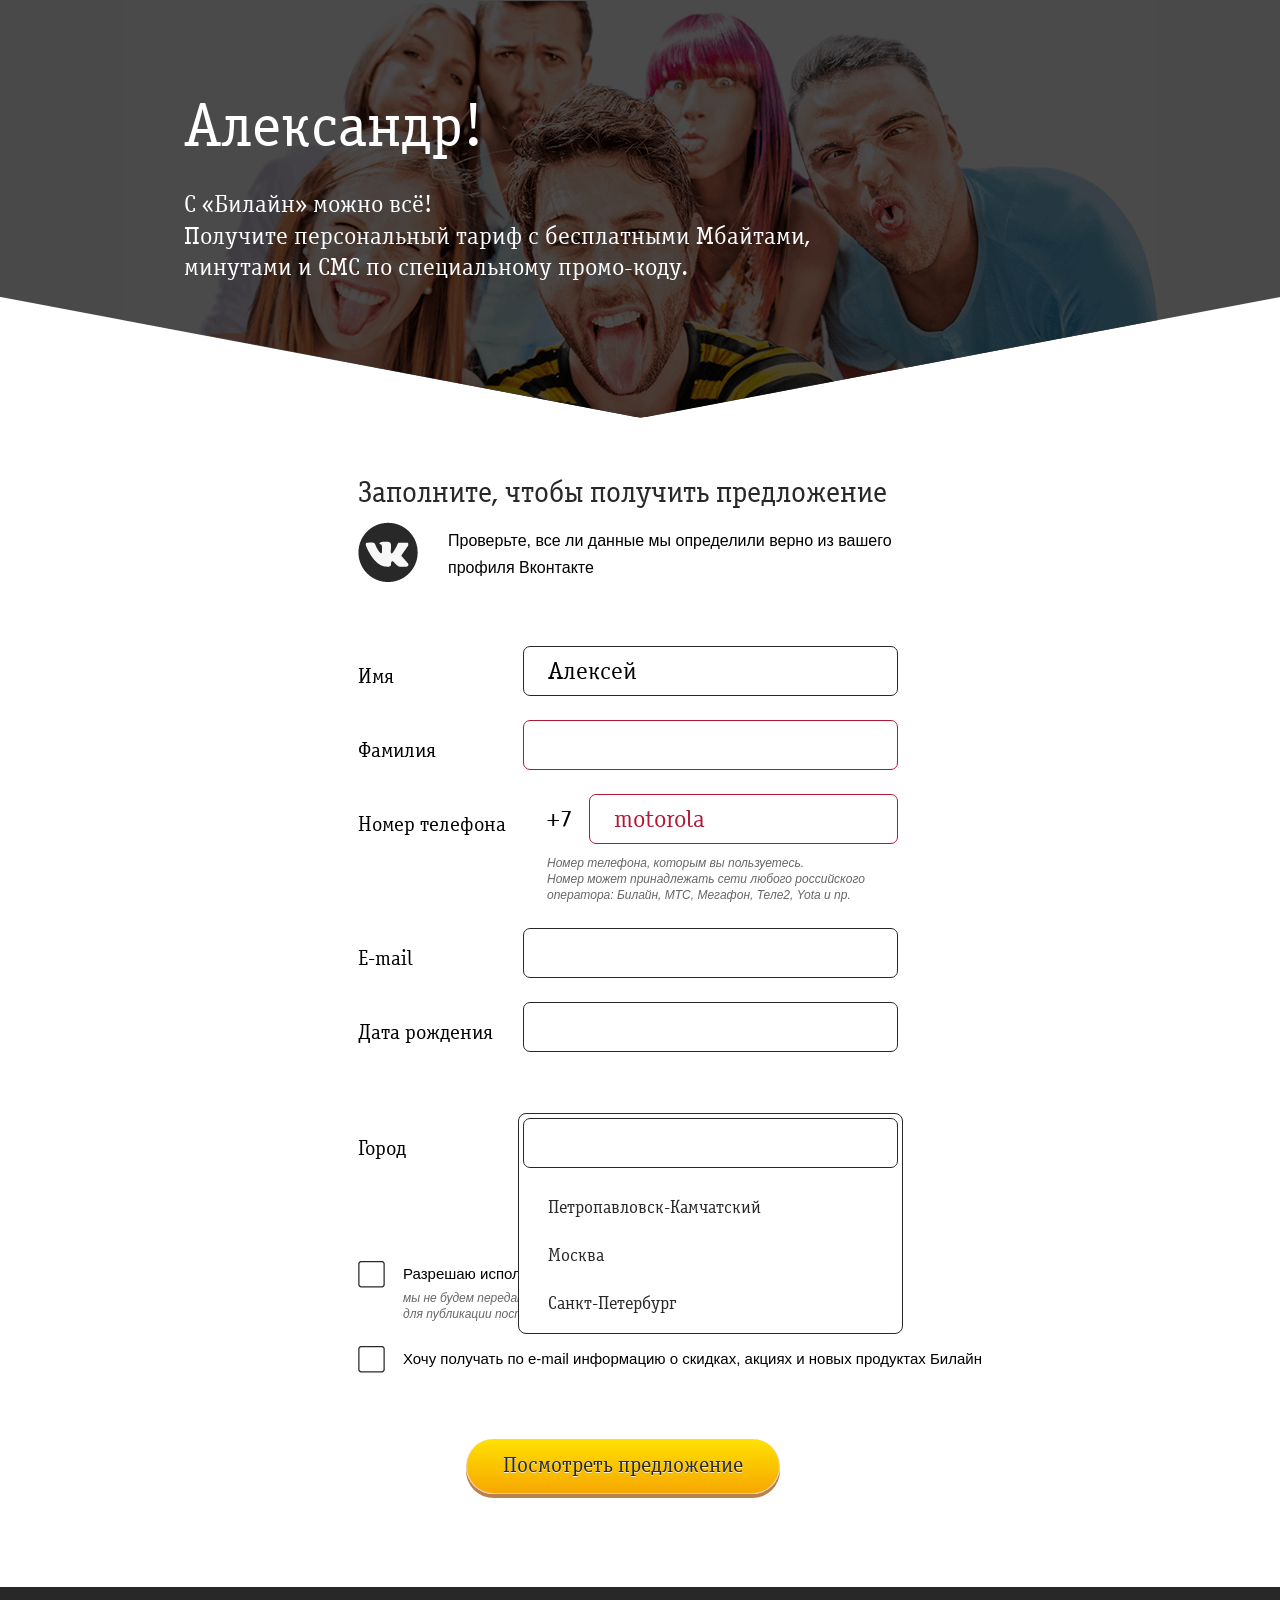
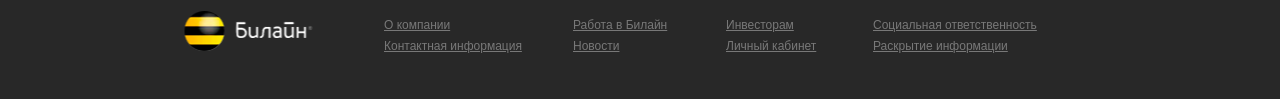
<file: Promo.EverythingIsNew.WebApp/index.htm>
<!DOCTYPE HTML PUBLIC "-//W3C//DTD HTML 4.01//EN" "http://www.w3.org/TR/html4/strict.dtd">
<html>
<head>
	<title></title>
	<meta http-equiv="content-type" content="text/html;charset=utf-8">
	<link rel="stylesheet" href="css/style.css" type="text/css">
	<script type="text/javascript" src="js/jquery-1.10.2.min.js"></script>
	<script type="text/javascript" src="js/script.js"></script>
</head>
<body>
	<div class="wrap">
		<div class="header">
			<div class="header-wrap">
				<h1>Александр!</h1>
				С &laquo;Билайн&raquo; можно всё!<br>
				Получите персональный тариф с бесплатными Мбайтами,<br>
				минутами и СМС по специальному промо-коду.
			</div><!--header-wrap-->
		</div><!--header-->
		<div class="content">
			<div class="content-wrap">
				<div class="slim-form">				
					<h2>Заполните, чтобы получить предложение</h2>				
					<div class="vk-fill">
						Проверьте, все ли данные мы определили верно из&nbsp;вашего профиля&nbsp;Вконтакте
					</div>
					<form>
						<div class="form-line">
							<label for="first_name_field">Имя</label>
							<div class="field">	
								<input type="text" class="inp" name="first_name" value="Алексей" id="first_name_field" />
							</div>
						</div>
						
						<div class="form-line">
							<label for="last_name_field">Фамилия</label>
							<div class="field">	
								<input type="text" class="inp invalid" name="last_name" id="last_name_field" />
							</div>
						</div>
						
						<div class="form-line">
							<label for="phone_field">Номер телефона</label>
							<div class="field">
								<div class="prefix">+7</div>
								<input type="text" class="inp phone invalid" value="motorola" name="phone" id="phone_field" />
								<div class="hint phone-hint">
									Номер телефона, которым вы пользуетесь.<br>
									Номер может принадлежать сети любого российского<br>
									оператора: Билайн, МТС, Мегафон, Теле2, Yota и пр.
								</div>
							</div>
						</div>
						
						<div class="form-line">
							<label for="email_name_field">E-mail</label>
							<div class="field">	
								<input type="text" class="inp" name="email_name" id="email_field" />
							</div>
						</div>

						<div class="form-line">
							<label for="birthday_field">Дата рождения</label>
							<div class="field">
								<input type="text" class="inp" name="birthday" id="birthday_field" />
							</div>
						</div>
						<br>

						<div class="form-line">
							<label for="place_field">Город</label>
							<div class="field">
								<div class="text-select">
									<input type="text" class="inp" name="place" id="place_field" />
									<div class="text-select-list" style="display:block">
										<div class="option">Петропавловск-Камчатский</div>
										<div class="option">Москва</div>
										<div class="option" alias="Питер,СПБ">Санкт-Петербург</div>
									</div>
								</div>
								<div class="hint">Город или ближайший областной центр, в котором живете</div>
							</div>
						</div>
						<br>
						
						<div class="form-line">
							<div class="checkbox">
								<input type="checkbox" name="agree">
								<span>Разрешаю использовать публичные данные моего профиля Вконтакте</span>
								<div class="hint">мы не будем передавать данные третьим лицам и&nbsp;использовать профиль для&nbsp;публикации постов</div>
							</div>
						</div>

						<div class="form-line">
							<div class="checkbox">
								<input type="checkbox" name="spam_me_please">
								<span>Хочу получать по e-mail информацию о скидках, акциях и&nbsp;новых продуктах Билайн</span>
							</div>
						</div>
						<br>
						
						<div class="form-line center" style="width:538px">
							<button class="btn-link">Посмотреть предложение</button>
						</div>										
					
					</form>				
				</div><!--slim-form-->
			</div><!--content-wrap-->
		</div><!--content-->
	</div><!--wrap-->		
	<div class="footer">
		<div class="footer-wrap">
			<a href="http://www.beeline.ru" class="logo"><img src="i/logo.png"></a>
			<div class="footer-links">
				<ul style="width:167px">
					<li><a href="http://about.beeline.ru">О компании</a></li>
					<li><a href="http://www.beeline.ru/customers/contact-page/">Контактная информация</a></li>
				</ul>
				<ul style="width:131px">
					<li><a href="http://job.beeline.ru">Работа в Билайн</a></li>
					<li><a href="http://www.beeline.ru/customers/press/news/">Новости</a></li>
				</ul>
				<ul style="width:125px">
					<li><a href="http://vimpelcom.com/">Инвесторам</a></li>
					<li><a href="https://my.beeline.ru">Личный кабинет</a></li>
				</ul>
				<ul style="width:201px">
					<li><a href="http://www.beeline.ru/about/about-beeline/social/">Социальная ответственность</a></li>
					<li><a href="http://about.beeline.ru/documents/ustav.wbp">Раскрытие информации</a></li>
				</ul>
			</div><!--footer-links-->
		</div><!--footer-wrap-->
	</div><!--footer-->
</body>
</html>
</file>
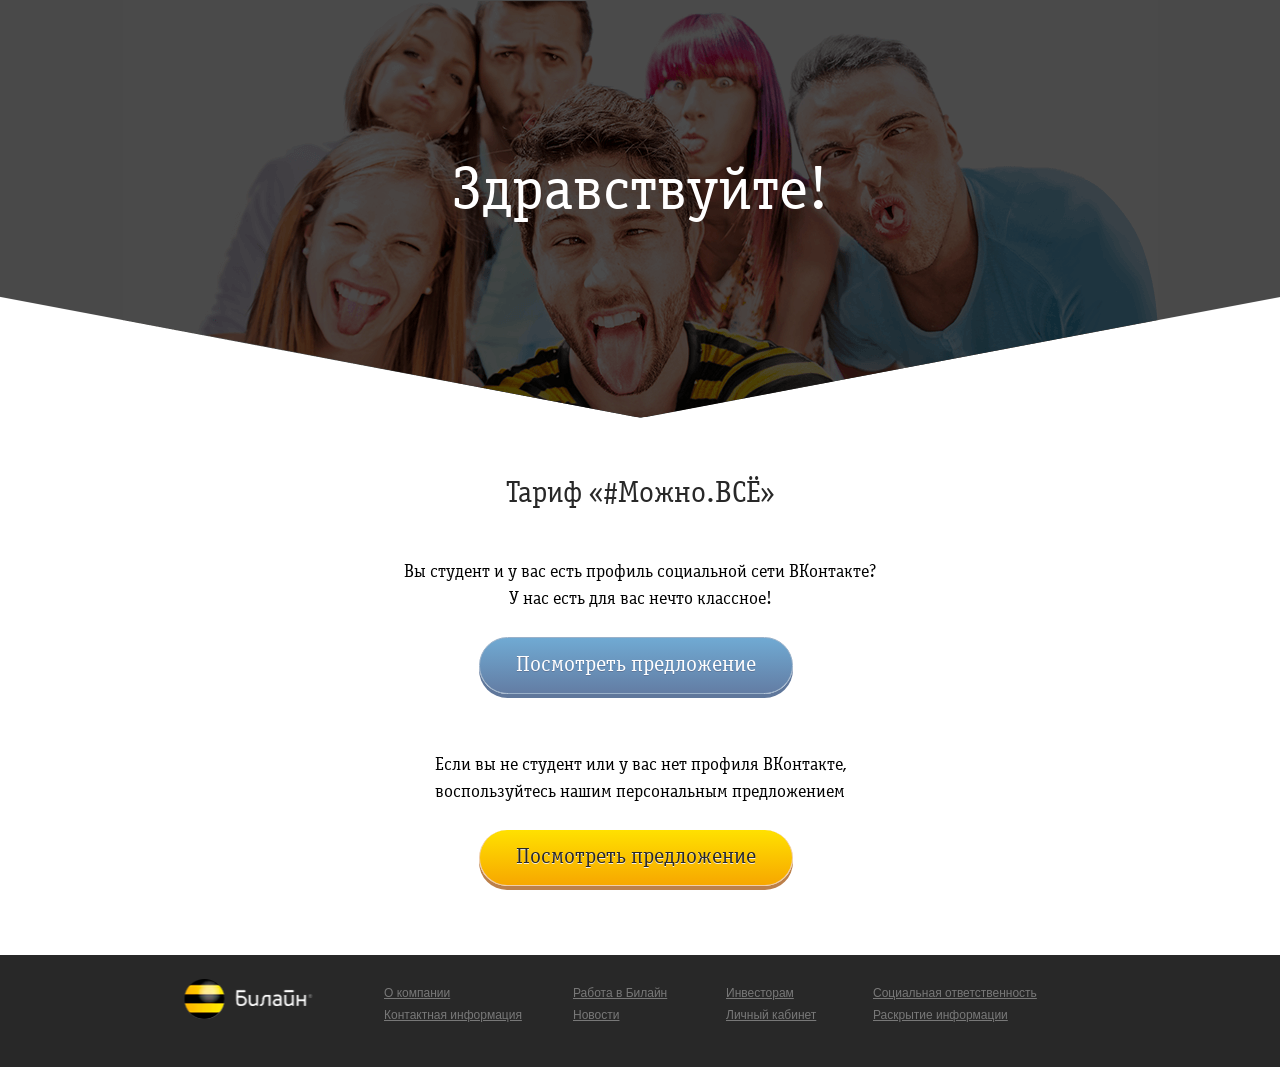
<file: Promo.EverythingIsNew.WebApp/choose.htm>
<!DOCTYPE HTML PUBLIC "-//W3C//DTD HTML 4.01//EN" "http://www.w3.org/TR/html4/strict.dtd">
<html>
<head>
	<title></title>
	<meta http-equiv="content-type" content="text/html;charset=utf-8">
	<link rel="stylesheet" href="css/style.css" type="text/css">
	<script type="text/javascript" src="js/jquery-1.10.2.min.js"></script>
	<script type="text/javascript" src="js/script.js"></script>
</head>
<body>
	<div class="wrap">
		<div class="header">
			<div class="header-wrap">
			<div class="center">
				<br><br>
				<h1>Здравствуйте!</h1>
			</div>
			</div><!--header-wrap-->
		</div><!--header-->
		<div class="content">
			<div class="content-wrap">
				<div class="center">			
					<h2>Тариф &laquo;#Можно.ВСЁ&raquo;</h2>
					<br><br>
					<div class="large" style="padding-bottom:25px">
						Вы студент и у вас есть профиль социальной сети ВКонтакте?<br>
						У нас есть для вас нечто классное!<br>
					</div>
					<a href="javascript:void(0)" class="btn-link blue">Посмотреть предложение</a>
					<br><br><br><br>
					<div class="large" style="padding-bottom:25px">
						Если вы не студент или у вас нет профиля ВКонтакте,<br>
						воспользуйтесь нашим персональным предложением
					</div>
					<a href="javascript:void(0)" class="btn-link">Посмотреть предложение</a>
				</div>

			</div><!--content-wrap-->
		</div><!--content-->
	</div><!--wrap-->		
	<div class="footer">
		<div class="footer-wrap">
			<a href="http://www.beeline.ru" class="logo"><img src="i/logo.png"></a>
			<div class="footer-links">
				<ul style="width:167px">
					<li><a href="http://about.beeline.ru">О компании</a></li>
					<li><a href="http://www.beeline.ru/customers/contact-page/">Контактная информация</a></li>
				</ul>
				<ul style="width:131px">
					<li><a href="http://job.beeline.ru">Работа в Билайн</a></li>
					<li><a href="http://www.beeline.ru/customers/press/news/">Новости</a></li>
				</ul>
				<ul style="width:125px">
					<li><a href="http://vimpelcom.com/">Инвесторам</a></li>
					<li><a href="https://my.beeline.ru">Личный кабинет</a></li>
				</ul>
				<ul style="width:201px">
					<li><a href="http://www.beeline.ru/about/about-beeline/social/">Социальная ответственность</a></li>
					<li><a href="http://about.beeline.ru/documents/ustav.wbp">Раскрытие информации</a></li>
				</ul>
			</div><!--footer-links-->
		</div><!--footer-wrap-->
	</div><!--footer-->
</body>
</html>
</file>
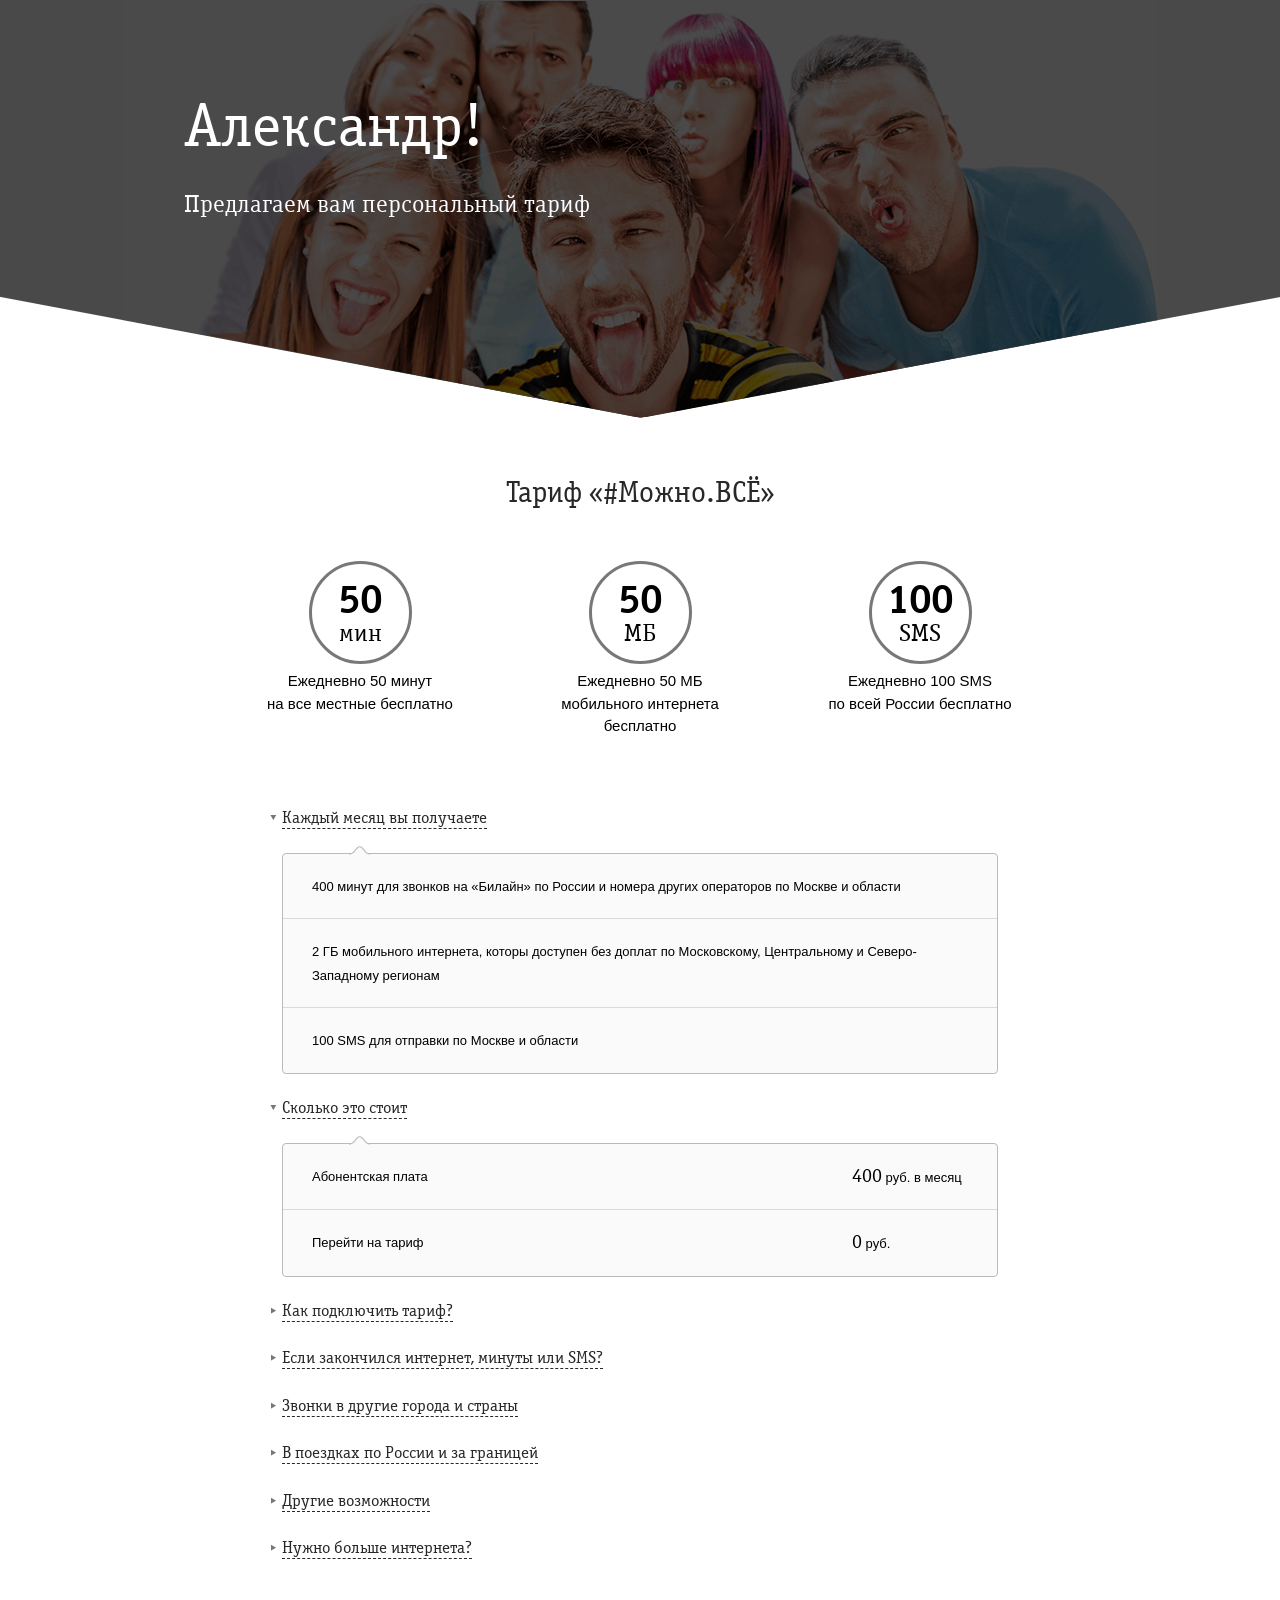
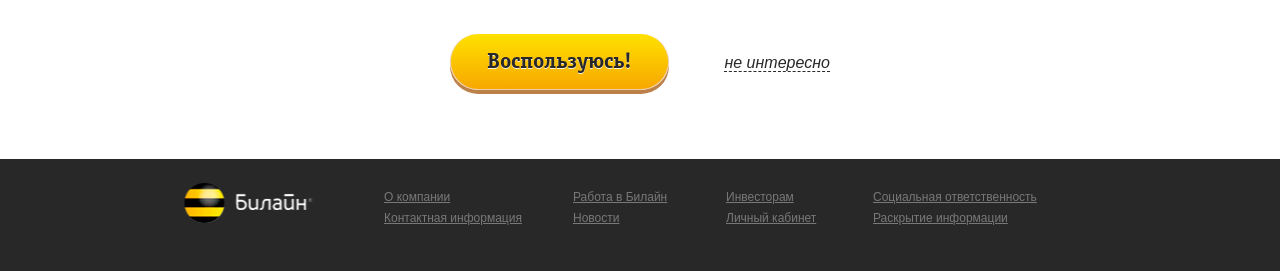
<file: Promo.EverythingIsNew.WebApp/offer.htm>
<!DOCTYPE HTML PUBLIC "-//W3C//DTD HTML 4.01//EN" "http://www.w3.org/TR/html4/strict.dtd">
<html>
<head>
	<title></title>
	<meta http-equiv="content-type" content="text/html;charset=utf-8">
	<link rel="stylesheet" href="css/style.css" type="text/css">
	<script type="text/javascript" src="js/jquery-1.10.2.min.js"></script>
	<script type="text/javascript" src="js/script.js"></script>
</head>
<body>
	<div class="wrap">
		<!-- popup -->
		<div class="popup-cont">
			<div class="popup-mask">&nbsp;</div>
			<div class="popup wrong-email-popup">
				<a href="javascript:void(0)" class="popup-close">&nbsp;</a>
				<div class="popup-in">
					<form>
						<h4 class="thin">Укажите ваш действующий email<br>и мы отправим вам спецальный промо-код и инструкцию</h4>
						<br>
						<input type="text" class="inp" style="vertical-align:middle;width:300px;margin-right:22px" /><a href="#" class="btn-link">Отправить</a>
					</form>
				</div>
			</div>
		</div>
		<!--/popup -->
		<div class="header">
			<div class="header-wrap">
				<h1>Александр!</h1>
				Предлагаем вам персональный тариф
			</div><!--header-wrap-->
		</div><!--header-->
		<div class="content">
			<div class="content-wrap">		
				<h2>Тариф &laquo;#Можно.ВСЁ&raquo;</h2>
				
				<div class="benefits">
					<div class="entry">
						<div class="circle">
							<strong>50</strong> мин
						</div>
						Ежедневно 50&nbsp;минут<br>на&nbsp;все местные бесплатно
					</div>
					
					<div class="entry">
						<div class="circle">
							<strong>50</strong> МБ
						</div>
						Ежедневно 50&nbsp;МБ<br>мобильного интернета бесплатно
					</div>
					
					<div class="entry">
						<div class="circle">
							<strong>100</strong> SMS
						</div>
						Ежедневно 100 SMS<br>по&nbsp;всей России бесплатно
					</div>
				</div><!--benefits-->
				
				<div class="fold-block">
					<a class="fold-link open" href="javascript:void(0)">Каждый месяц вы получаете</a>
					<div class="foldable" style="display:block">
						<div class="row">
							<div class="desc">400 минут для звонков на &laquo;Билайн&raquo; по&nbsp;России и&nbsp;номера других операторов по&nbsp;Москве и&nbsp;области</div>
						</div>
						<div class="row">
							<div class="desc">2&nbsp;ГБ мобильного интернета, которы доступен без&nbsp;доплат по&nbsp;Московскому, Центральному и&nbsp;Северо-Западному регионам</div>
						</div>
						<div class="row">
							<div class="desc">100 SMS для&nbsp;отправки по&nbsp;Москве и&nbsp;области</div>
						</div>						
					</div>
				</div>
				
				<div class="fold-block">
					<a class="fold-link open" href="javascript:void(0)">Сколько это стоит</a>
					<div class="foldable" style="display:block">
						<div class="row">
							<div class="price"><span>400</span> руб. в месяц</div>
							<div class="desc">Абонентская плата</div>
						</div>
						<div class="row">
							<div class="price"><span>0</span> руб.</div>
							<div class="desc">Перейти на тариф</div>
						</div>
					</div>
				</div>
				
				<div class="fold-block">
					<a class="fold-link" href="javascript:void(0)">Как подключить тариф?</a>
					<div class="foldable">
						<div class="row">
							<div class="desc">Нажмите на кнопку подключить в конце описания ТП.</div>
						</div>
					</div>
				</div>
				
				<div class="fold-block">
					<a class="fold-link" href="javascript:void(0)">Если закончился интернет, минуты или SMS?</a>
					<div class="foldable">
						<div class="row">
							<div class="desc">Шеф, ВСЁ пропало!</div>
						</div>
					</div>
				</div>
				
				<div class="fold-block">
					<a class="fold-link" href="javascript:void(0)">Звонки в другие города и страны</a>
					<div class="foldable">
						<div class="row">
							<div class="desc">вам дорого обойдутся</div>
						</div>
					</div>
				</div>
				
				<div class="fold-block">
					<a class="fold-link" href="javascript:void(0)">В поездках по России и за границей</a>
					<div class="foldable">
						<div class="row">
							<div class="desc">ещё дороже</div>
						</div>
					</div>
				</div>
				
				<div class="fold-block">
					<a class="fold-link" href="javascript:void(0)">Другие возможности</a>
					<div class="foldable">
						<div class="row">
							<div class="desc">отсутствуют</div>
						</div>
					</div>
				</div>
				
				<div class="fold-block">
					<a class="fold-link" href="javascript:void(0)">Нужно больше интернета?</a>
					<div class="foldable">
						<div class="row">
							<div class="desc">Интернета много не бывает</div>
						</div>
					</div>
				</div>
				
				<div class="center offer-choice" style="padding-top:50px">
					<a href="javascript:void(0)" class="btn-link"><strong>Воспользуюсь!</strong></a>
					<a href="javascript:void(0)" class="btn-link-alt">не интересно</a>
				</div>
				
				<div class="success-block">
					<div class="circle">
						<div class="circle-in">&nbsp;</div>
						<div class="circle-check">&nbsp;</div>
					</div>
					<div class="message">
						Инструкции по переходу на&nbsp;тариф отправлены на&nbsp;ваш адрес<br><span class="message-email">coolmike@somwhere.com</span>
					</div>
					
					<a href="javascript:void(0)" class="wrong-email">Это не ваш почтовый адрес?</a>
				</div>
			</div><!--content-wrap-->
		</div><!--content-->
	</div><!--wrap-->		
	<div class="footer">
		<div class="footer-wrap">
			<a href="http://www.beeline.ru" class="logo"><img src="i/logo.png"></a>
			<div class="footer-links">
				<ul style="width:167px">
					<li><a href="http://about.beeline.ru">О компании</a></li>
					<li><a href="http://www.beeline.ru/customers/contact-page/">Контактная информация</a></li>
				</ul>
				<ul style="width:131px">
					<li><a href="http://job.beeline.ru">Работа в Билайн</a></li>
					<li><a href="http://www.beeline.ru/customers/press/news/">Новости</a></li>
				</ul>
				<ul style="width:125px">
					<li><a href="http://vimpelcom.com/">Инвесторам</a></li>
					<li><a href="https://my.beeline.ru">Личный кабинет</a></li>
				</ul>
				<ul style="width:201px">
					<li><a href="http://www.beeline.ru/about/about-beeline/social/">Социальная ответственность</a></li>
					<li><a href="http://about.beeline.ru/documents/ustav.wbp">Раскрытие информации</a></li>
				</ul>
			</div><!--footer-links-->
		</div><!--footer-wrap-->
	</div><!--footer-->
</body>
</html>
</file>
<file: Promo.EverythingIsNew.WebApp/css/style.css>
@import "fonts.css";

/* template styles */
body, html, table, p, td, th,
form, img,ul,li,h1,h2,h3,h4,h5		{margin:0px;padding:0px;border:0px}
table								{border-collapse:collapse}
img								{display:block}
a:hover							{}
* td								{vertical-align:top}
                                    
.full							{width:100%}
.fleft							{float:left}
.fright							{float:right}
.center							{text-align:center}

.rel							{position:relative;zoom:1}
a								{color:#1c75bc;}
html,body						{font-family:Arial,"Helvetica CY","Nimbus Sans L",sans-serif;font-size:12px;line-height:1.5}

/*.clearfix:before,
.clearfix:after 					{content: ".";display: block;height: 0;overflow: hidden;}
.clearfix:after 					{clear: both;}*/


/* content styles */
html,body								{height:100%}
body										{overflow-y:scroll}
h1										{font-size:62px;margin-bottom:25px}
h2										{font-size:30px;margin-bottom:11px;text-align:center}

.large									{font-family:'officinaserifcregular';font-size:18px;line-height:1.5}
.hint									{font-size:12px;line-height:1.35;font-style:italic;color:#666;margin-top:11px;width:380px;}
.checkbox								{position:relative;font-size:15px;line-height:1.25;cursor:pointer;cursor:hand;}
.checkbox:before						{content:"";position:absolute;top:0px;left:0px;width:27px;height:27px;z-index:1;background:url('../i/checkbox.png') 0 0 no-repeat;}
.checkbox:after							{content:"";position:absolute;top:0px;left:0px;width:27px;height:27px;z-index:2;background:url('../i/checkbox.png') -27px 0 no-repeat;display:none;transition:all 0.3s ease-in-out;transform:zoom(0,0)}
.checkbox.checked:after					{display:block;transform:zoom(1.0,1.0)}
.checkbox input							{display:none}
.checkbox span							{padding:4px 0px 4px 45px;display:block}
.checkbox .hint							{padding-left:45px !important;margin-top:2px !important;width:500px}

.wrap									{min-height:100%;position:relative}
.wrap									{background:url('../i/letter-top-bg.png') top no-repeat}


.header									{background:url('../i/letter-top-img.png') top no-repeat;height:417px;padding:0px 44px;}
.header .header-wrap						{width:912px;margin:0px auto;padding-top:90px}
    .header-wrap 						{font-size:25px;line-height:1.25;color:#fff;font-family:'officinaserifcregular'}
    .header-wrap h1						{color:#fff}

    
.content								{padding:0px 44px 112px;}
.content .content-wrap					{width:716px;margin:0px auto;padding:58px 0px 66px}
.content-wrap .slim-form					{padding-left:76px}
    .content-wrap .slim-form h2			{text-align:left}
    .content-wrap .vk-fill				{padding:5px 0px 5px 90px;min-height:50px;font-size:16px;line-height:27px;background:url('../i/vk-icon.png') 0 0 no-repeat;margin-bottom:60px;width:450px;}

    .content-wrap .form-line				{clear:both;margin:24px 0px;}
    .content-wrap .form-line label			{width:160px;font-family:'officinaserifcregular';font-size:21px;float:left;padding:16px 0px}
    .content-wrap .form-line .field		{margin-left:165px}
    .content-wrap .form-line .hint		{padding-left:18px}
    .content-wrap .form-line .phone-hint	{padding-left:24px}
                        .inp			{width:325px;border:1px solid #282828;border-radius:7px;-webkit-border-radius:7px;-moz-border-radius:7px;padding:4px 24px 4px;font-size:25px;height:40px;font-family:'officinaserifcregular';}
                        .inp:focus		{border-color:#ffc000}
                        .inp.invalid	{color:#b31736;border-color:#b31736}
                        .inp.error  	{color:#b31736;border-color:#b31736}
    .content-wrap .field .prefix			{width:50px;text-align:right;padding:11px 16px 11px 0px;font-size:25px;line-height:28px;font-family:'officinaserifcregular';float:left;}
                        .inp.phone		{width:259px;}
    .text-select						{position:relative;display:inline-block;*display:inline;zoom:1}
    
    .text-select-list					{position:absolute;z-index:1;background:#fff;top:-5px;left:-5px;right:-5px;padding-top:70px;padding-bottom:5px;
                                         border:1px solid #282828;border-radius:8px;-moz-border-radius:8px;-webkit-border-radius:8px;display:none;overflow:hidden}
    .text-select .inp					{position:relative;z-index:2;width:310px !important;padding-right:39px !important}
    .text-select:before					{content:"";position:absolute;z-index:0;top:21px;right:20px;width:11px;height:10px;background:url('../i/select-down.png') 0 0 no-repeat}
    .text-select-list .option			{padding:10px 15px 10px 29px;font-size:18px;color:#282828;font-family:'officinaserifcregular';margin-bottom:1px;cursor:pointer;cursor:hand}
    .text-select-list .option:hover		{background-color:#f5f5f5}

    
.footer									{background:#282828;height:112px;padding:0px 44px;position:relative;margin-top:-112px;}
.footer .footer-wrap						{width:912px;margin:0px auto;position:relative}
    .footer-wrap .logo					{position:absolute;top:24px;left:0px;width:129px;height:40px;display:block;}
    .footer-wrap .footer-links			{padding-left:200px;padding-top:28px}
    .footer-links ul						{list-style:none;padding:0px;margin:0px;float:left;width:178px;margin-right:22px;font-size:12px;line-height:1.8;color:#787878}
    .footer-links li						{padding:0px;margin:0px;}
    .footer-links a						{color:#787878}
    .footer-links a:hover				{color:#ed7701}


.btn-link {
    display:inline-block;vertical-align:middle;margin-right:8px;height:55px;line-height:54px;font-family:'officinaserifcregular';color:#000000;text-decoration:none;
    font-size:22px;color:#282828;border:1px solid #f0cda7;border-top-width:0;cursor:pointer;position:relative;text-align:center;margin-bottom:3px;padding:0 36px;white-space:nowrap;outline:0;
    -moz-border-radius:29px;
    -webkit-border-radius:29px;
    border-radius:29px;
    text-shadow:0px 1px 0px #f7f0dd;
    -moz-box-shadow:0 4px 0 0 #bc804a;
    -webkit-box-shadow:0 4px 0 0 #bc804a;
    box-shadow:0 4px 0 0 #bc804a;

    background: #ffe100;
    background: -moz-linear-gradient(top,  #ffe100 0%, #f7a700 100%);
    background: -webkit-gradient(linear, left top, left bottom, color-stop(0%,#ffe100), color-stop(100%,#f7a700));
    background: -webkit-linear-gradient(top,  #ffe100 0%,#f7a700 100%);
    background: -o-linear-gradient(top,  #ffe100 0%,#f7a700 100%);
    background: -ms-linear-gradient(top,  #ffe100 0%,#f7a700 100%);
    background: linear-gradient(to bottom,  #ffe100 0%,#f7a700 100%);
}

.btn-link strong {
    font-family:'officinaserifcbold';font-weight:normal;
}

.btn-link.blue {
    border:1px solid #9ab1c9;
    
    text-shadow:0px 1px 0px #5f779b;
    -moz-box-shadow:0 4px 0 0 #5f779b;
    -webkit-box-shadow:0 4px 0 0 #5f779b;
    box-shadow:0 4px 0 0 #5f779b;

    background: #70aad3;
    background: -moz-linear-gradient(top,  #70aad3 0%, #637da4 100%);
    background: -webkit-gradient(linear, left top, left bottom, color-stop(0%,#70aad3), color-stop(100%,#637da4));
    background: -webkit-linear-gradient(top,  #70aad3 0%,#637da4 100%);
    background: -o-linear-gradient(top,  #70aad3 0%,#637da4 100%);
    background: -ms-linear-gradient(top,  #70aad3 0%,#637da4 100%);
    background: linear-gradient(to bottom,  #70aad3 0%,#637da4 100%);
    color: #ffffff !important;
}

.btn-link.blue:hover {
    background: #5d7596; /* Old browsers */
    background: -moz-linear-gradient(top,  #8fb2ce 0%, #5e7697 49%, #5c7ca0 77%, #638db2 100%); /* FF3.6+ */
    background: -webkit-gradient(linear, left top, left bottom, color-stop(0%,#8fb2ce), color-stop(49%,#5e7697), color-stop(77%,#5c7ca0), color-stop(100%,#638db2)); /* Chrome,Safari4+ */
    background: -webkit-linear-gradient(top,  #8fb2ce 0%,#5e7697 49%,#5c7ca0 77%,#638db2 100%); /* Chrome10+,Safari5.1+ */
    background: -o-linear-gradient(top,  #8fb2ce 0%,#5e7697 49%,#5c7ca0 77%,#638db2 100%); /* Opera 11.10+ */
    background: -ms-linear-gradient(top,  #8fb2ce 0%,#5e7697 49%,#5c7ca0 77%,#638db2 100%); /* IE10+ */
    background: linear-gradient(to bottom,  #8fb2ce 0%,#5e7697 49%,#5c7ca0 77%,#638db2 100%); /* W3C */
}

.btn-link.blue:active {
    background: #738ead; /* Old browsers */
    background: -moz-linear-gradient(top,  #638db2 0%, #5c7ca0 23%, #5e7697 51%, #8fb2ce 100%); /* FF3.6+ */
    background: -webkit-gradient(linear, left top, left bottom, color-stop(0%,#638db2), color-stop(23%,#5c7ca0), color-stop(51%,#5e7697), color-stop(100%,#8fb2ce)); /* Chrome,Safari4+ */
    background: -webkit-linear-gradient(top,  #638db2 0%,#5c7ca0 23%,#5e7697 51%,#8fb2ce 100%); /* Chrome10+,Safari5.1+ */
    background: -o-linear-gradient(top,  #638db2 0%,#5c7ca0 23%,#5e7697 51%,#8fb2ce 100%); /* Opera 11.10+ */
    background: -ms-linear-gradient(top,  #638db2 0%,#5c7ca0 23%,#5e7697 51%,#8fb2ce 100%); /* IE10+ */
    background: linear-gradient(to bottom,  #638db2 0%,#5c7ca0 23%,#5e7697 51%,#8fb2ce 100%); /* W3C */
}

.btn-link:hover {
    background: #f7a700; /* Old browsers */
    background: -moz-linear-gradient(top,  #fefdc4 0%, #fbb600 49%, #ed9f19 77%, #e9b03f 100%); /* FF3.6+ */
    background: -webkit-gradient(linear, left top, left bottom, color-stop(0%,#fefdc4), color-stop(49%,#fbb600), color-stop(77%,#ed9f19), color-stop(100%,#e9b03f)); /* Chrome,Safari4+ */
    background: -webkit-linear-gradient(top,  #fefdc4 0%,#fbb600 49%,#ed9f19 77%,#e9b03f 100%); /* Chrome10+,Safari5.1+ */
    background: -o-linear-gradient(top,  #fefdc4 0%,#fbb600 49%,#ed9f19 77%,#e9b03f 100%); /* Opera 11.10+ */
    background: -ms-linear-gradient(top,  #fefdc4 0%,#fbb600 49%,#ed9f19 77%,#e9b03f 100%); /* IE10+ */
    background: linear-gradient(to bottom,  #fefdc4 0%,#fbb600 49%,#ed9f19 77%,#e9b03f 100%); /* W3C */
    color: #282828;
}

.btn-link:active {
    background: #ffe100;
    background: -moz-linear-gradient(top,  rgb(247,167,0) 0%, rgb(255,225,0) 100%);
    background: -webkit-gradient(linear, left top, left bottom, color-stop(0%,rgb(247,167,0)), color-stop(100%,rgb(255,225,0)));
    background: -webkit-linear-gradient(top,  rgb(247,167,0) 0%,rgb(255,225,0) 100%);
    background: -o-linear-gradient(top,  rgb(247,167,0) 0%,rgb(255,225,0) 100%);
    background: -ms-linear-gradient(top,  rgb(247,167,0) 0%,rgb(255,225,0) 100%);
    background: linear-gradient(to bottom,  rgb(247,167,0) 0%,rgb(255,225,0) 100%);
    filter: progid:DXImageTransform.Microsoft.gradient( startColorstr='#f7a700', endColorstr='#ffe100',GradientType=0 );
    -moz-box-shadow: inset 0px 1px 3px 1px rgba(0, 0, 0, 0.3);
    -webkit-box-shadow: inset 0px 1px 3px 1px rgba(0, 0, 0, 0.3);       
    box-shadow: inset 0px 1px 3px 1px rgba(0, 0, 0, 0.3);	
}

.btn-link-alt				{display:inline-block:*display:inline;overflow:hidden;margin-left:44px;text-decoration:none;color:#282828;border-bottom:1px dashed #282828;font-style:italic;font-size:16px;vertical-align:middle}
.btn-link-alt:hover			{color:#ed7701;border-color:#ed7701}

/* offer page */

.benefits {
    width:760px;
    margin:50px -22px 50px;
    text-align:justify;
}

.benefits:after {
  content: "";
  width: 100%;
  display: inline-block;
  *display:inline;zoom:1;
  
}

.benefits .entry							{text-align:center;width:200px;display:inline-block;*display:inline;zoom:1;font-size:15px;line-height:1.5;vertical-align:top}
.benefits .circle 						{width:97px;height:97px;border:3px solid #787878;text-align:center;font-family:'officinaserifcregular';font-size:25px;line-height:30px;border-radius:52px;-webkit-border-radius:52px;-moz-border-radius:52px;margin:0px auto 6px}
.benefits .circle strong 					{display:block;font-family:'officinaserifcbold';font-weight:normal;line-height:36px;padding-top:19px;font-size:41px;letter-spacing:-1px}

.fold-link								{position:relative;font-family:'officinaserifcregular';font-size:17px;color:#282828;border-bottom:1px dashed #282828;text-decoration:none}
.fold-link:before						{content:"";position:absolute;left:-12px;top:6px;width:7px;height:7px;background:url('../i/triangle.png') 0 0 no-repeat;transform:rotate(0deg);transition:transform 0.2s linear}
.fold-link:hover						{color:#ed7701;border-color:#ed7701}

.fold-block								{margin-bottom:22px}
.foldable								{position:relative;border:1px solid #bababa;background:#fafafa;margin:22px 0px;border-radius:4px;-webkit-border-radius:4px;-moz-border-radius:4px;display:none;}
.foldable .row:first-child				{border-top:none}
.foldable .row							{font-size:13px;line-height:1.8;padding:21px 15px 20px 29px;border-top:1px solid #dadada}
.foldable .row:after						{content: "."; display: block; height: 0; clear: both; visibility: hidden;}

.foldable .desc							{}
.foldable .price span						{line-height:22px;font-size:20px;font-family:'officinaserifcregular'}
.foldable .price + .desc 					{margin-right:150px;}
.foldable .price							{width:130px;float:right;}
.foldable:before						{content:"";position:absolute;top:-8px;left:66px;width:21px;height:9px;background:url('../i/block-nose.png') 0 0 no-repeat}

.fold-link.open:before					{transform:rotate(90deg)}
.foldable span.note						{line-height:15px;}
.foldable span.note a 						{font-family:Arial;font-size:13px;color:#000000;}

.success-block							{display:none;position:relative;border:1px dashed #787878;padding:34px;border-radius:5px;-webkit-border-radius:5px;-moz-border-radius:5px;position:relative;text-align:center;margin-top:66px;}
.success-block:before					{content:"";position:absolute;z-index:-1;top:0px;left:-1px;right:-1px;bottom:-2px;border:1px dashed #787878;border-radius:5px;-webkit-border-radius:5px;-moz-border-radius:5px;}
.success-block:after					{content:"";position:absolute;z-index:-1;top:-1px;left:0px;right:-2px;bottom:-1px;border:1px dashed #787878;border-radius:5px;-webkit-border-radius:5px;-moz-border-radius:5px;}

.success-block .circle					{position:relative;width:76px;height:76px;background:#4d9e00;border-radius:50%;-webkit-border-radius:50%;-moz-border-radius:50%;margin:0px auto 22px;}/* outer circle */
.success-block .circle:before			{content:"";position:absolute;z-index:4;top:6px;left:6px;background:#fff;width:64px;height:64px;border-radius:50%;-webkit-border-radius:50%;-moz-border-radius:50%;} /* inner circle */

.success-block .circle-in:before			{content:"";position:absolute;top:0px;left:0px;width:76px;height:76px;background:#4d9e00;border-radius:50%;-webkit-border-radius:50%;-moz-border-radius:50%;}/* another circle */
.success-block .circle:after				{content:"";position:absolute;z-index:1;background:#fff;width:38px;height:76px;left:0px;top:0px;transform-origin:100% 50%;transform:rotate(180deg);transition:transform 0.25s linear}/* right side fill */

.success-block .circle-in				{position:absolute;z-index:2;background:#fff;width:38px;height:76px;left:0px;top:0px;overflow:hidden}/* right side mask */
.success-block .circle-in:after			{content:"";position:absolute;top:0px;left:38px;width:38px;height:76px;background:#fff;transform-origin:0% 50%;transform:rotate(180deg);transition:transform 0.25s linear 0.25s}/* left side inner mask */

.success-block .circle-check				{position:absolute;z-index:5;top:20px;left:15px;width:46px;height:36px;background:url('../i/success-check.png') 0 0 no-repeat;transform:scale(0,0);transition:transform 0.4s ease-in-out 0.5s}

.success-block.show .circle:after		{transform:rotate(0deg)}
.success-block.show .circle-in:after		{transform:rotate(0deg)}
.success-block.show .circle-check		{transform:scale(1,1);}

.success-block .message					{font-family:'officinaserifcregular';font-size:20px;line-height:1.5;color:#282828;margin-bottom:30px}
.success-block .wrong-email				{border-bottom:1px dashed #282828;color:#282828;text-decoration:none;font-size:15px}
.success-block .wrong-email:hover		{border-color:#ed7701;color:#ed7701}


.error-block							{display:none;position:relative;border:1px dashed #787878;padding:34px;border-radius:5px;-webkit-border-radius:5px;-moz-border-radius:5px;position:relative;text-align:center;margin-top:66px;}
.error-block:before					{content:"";position:absolute;z-index:-1;top:0px;left:-1px;right:-1px;bottom:-2px;border:1px dashed #787878;border-radius:5px;-webkit-border-radius:5px;-moz-border-radius:5px;}
.error-block:after					{content:"";position:absolute;z-index:-1;top:-1px;left:0px;right:-2px;bottom:-1px;border:1px dashed #787878;border-radius:5px;-webkit-border-radius:5px;-moz-border-radius:5px;}

.error-block .circle					{position:relative;width:76px;height:76px;background:#de1d00;border-radius:50%;-webkit-border-radius:50%;-moz-border-radius:50%;margin:0px auto 22px;}/* outer circle */
.error-block .circle:before			{content:"";position:absolute;z-index:4;top:6px;left:6px;background:#fff;width:64px;height:64px;border-radius:50%;-webkit-border-radius:50%;-moz-border-radius:50%;} /* inner circle */

.error-block .circle-in:before			{content:"";position:absolute;top:0px;left:0px;width:76px;height:76px;background:#de1d00;border-radius:50%;-webkit-border-radius:50%;-moz-border-radius:50%;}/* another circle */
.error-block .circle:after				{content:"";position:absolute;z-index:1;background:#fff;width:38px;height:76px;left:0px;top:0px;transform-origin:100% 50%;transform:rotate(180deg);transition:transform 0.25s linear}/* right side fill */
 
.error-block .circle-in				{position:absolute;z-index:2;background:#fff;width:38px;height:76px;left:0px;top:0px;overflow:hidden}/* right side mask */
.error-block .circle-in:after			{content:"";position:absolute;top:0px;left:38px;width:38px;height:76px;background:#fff;transform-origin:0% 50%;transform:rotate(180deg);transition:transform 0.25s linear 0.25s}/* left side inner mask */
 
.error-block .circle-check				{position:absolute;z-index:5;top:20px;left:15px;width:46px;height:36px;background:url('../i/success-check.png') 0 0 no-repeat;transform:scale(0,0);transition:transform 0.4s ease-in-out 0.5s}

.error-block.show .circle:after		{transform:rotate(0deg)}
.error-block.show .circle-in:after		{transform:rotate(0deg)}
.error-block.show .circle-check		{transform:scale(1,1);}

.error-block .message					{font-family:'officinaserifcregular';font-size:20px;line-height:1.5;color:#282828;margin-bottom:30px}
.error-block .wrong-email				{border-bottom:1px dashed #282828;color:#282828;text-decoration:none;font-size:15px}
.error-block .wrong-email:hover		{border-color:#ed7701;color:#ed7701}

/*  popup  */
.popup-cont							{position:absolute;top:0px;left:0px;height:100%;width:100%;z-index:9997;overflow:hidden;display:none}
.popup-cont .popup-mask				{position:fixed;top:0px;left:0px;height:100%;width:100%;background-color:#282828;opacity:0.8;z-index:9998;-ms-filter: "progid:DXImageTransform.Microsoft.Alpha(Opacity=80)";}
.popup-cont .popup					{position:relative;z-index:9999;width:770px;display:none;top:200px;
                                     border:3px solid #ffb612;margin:0px auto;
                                     border-radius:4px;
                                    -webkit-border-radius:4px;
                                    -moz-border-radius:4px;
                                     box-shadow:rgba(255, 217, 38, 0.7) 0px 5px 100px;
                                    -webkit-box-shadow:rgba(255, 217, 38, 0.7) 0px 5px 100px;
                                    -moz-box-shadow:rgba(255, 217, 38, 0.7) 0px 5px 100px;
                                     background:#fafafa;
                                    }
.popup-cont .popup-close			{position:absolute;top:10px;right:10px;width:30px;height:30px;display:block;background:url('../i/popup-close.png') 10px 10px no-repeat;text-decoration:none}
.popup .popup-in					{padding:38px 44px 44px;text-align:center}
.popup h4							{font-size:21px}
/* /popup  */

/* prevent validation error label */
#form-index label.error {
  display: none !important;
}

/*#region my-datapicker-template */

.my-datapicker-template             {display: none;}

/*#endregion */

.text-select-city:before					{content:"";position:absolute;z-index:0;top:21px;right:40px;width:11px;height:10px;background:url('../i/select-down.png') 0 0 no-repeat}

.select-city-rel					{position:relative;z-index:99;}
.select-city						{position:absolute;top:100px;left:-165px;background:#fff;z-index:100;border:2px solid #d7d7d7;-moz-border-radius:6px;-webkit-border-radius:6px;border-radius:6px;padding:30px 40px 40px;width:700px}
.select-city:before					{content:"";position:absolute;top:-11px;left:200px;width:18px;height:11px;background:url('../i/popup-nose.png') 0 0 no-repeat}
.select-city-col					{width:200px;padding-right:30px;float:left;line-height:16px;font-size:13px;}
.select-city-col .entry				{padding:2px 0px;color:#282828}
.select-city-col .entry a			{text-decoration:none;color:#282828}

.select-year-rel					{position:relative;z-index:99;}
.select-year						{position:absolute;top:75px;left:-265px;background:#fff;z-index:100;border:2px solid #d7d7d7;-moz-border-radius:6px;-webkit-border-radius:6px;border-radius:6px;padding:30px 40px 40px;width:400px}
.select-year:before					{content:"";position:absolute;top:-11px;left:350px;width:18px;height:11px;background:url('../i/popup-nose.png') 0 0 no-repeat}
.select-year-col					{width:50px;padding-right:30px;float:left;line-height:16px;font-size:13px;}
.select-year-col .entry				{padding:2px 0px;color:#282828}

.select-month-rel					{position:relative;z-index:99;}
.select-month						{position:absolute;top:75px;left:-100px;background:#fff;z-index:100;border:2px solid #d7d7d7;-moz-border-radius:6px;-webkit-border-radius:6px;border-radius:6px;padding:30px 40px 40px;width:250px}
.select-month:before					{content:"";position:absolute;top:-11px;left:150px;width:18px;height:11px;background:url('../i/popup-nose.png') 0 0 no-repeat}
.select-month-col					{width:50px;padding-right:30px;float:left;line-height:16px;font-size:13px;}
.select-month-col .entry				{padding:2px 0px;color:#282828}

.select-day-rel					{position:relative;z-index:99;}
.select-day						{position:absolute;top:75px;left:-100px;background:#fff;z-index:100;border:2px solid #d7d7d7;-moz-border-radius:6px;-webkit-border-radius:6px;border-radius:6px;padding:30px 40px 40px;width:300px}
.select-day:before					{content:"";position:absolute;top:-11px;left:150px;width:18px;height:11px;background:url('../i/popup-nose.png') 0 0 no-repeat}
.select-day-col					{width:40px;padding-right:30px;float:left;line-height:16px;font-size:13px;}
.select-day-col .entry				{padding:2px 0px;color:#282828}
</file>
